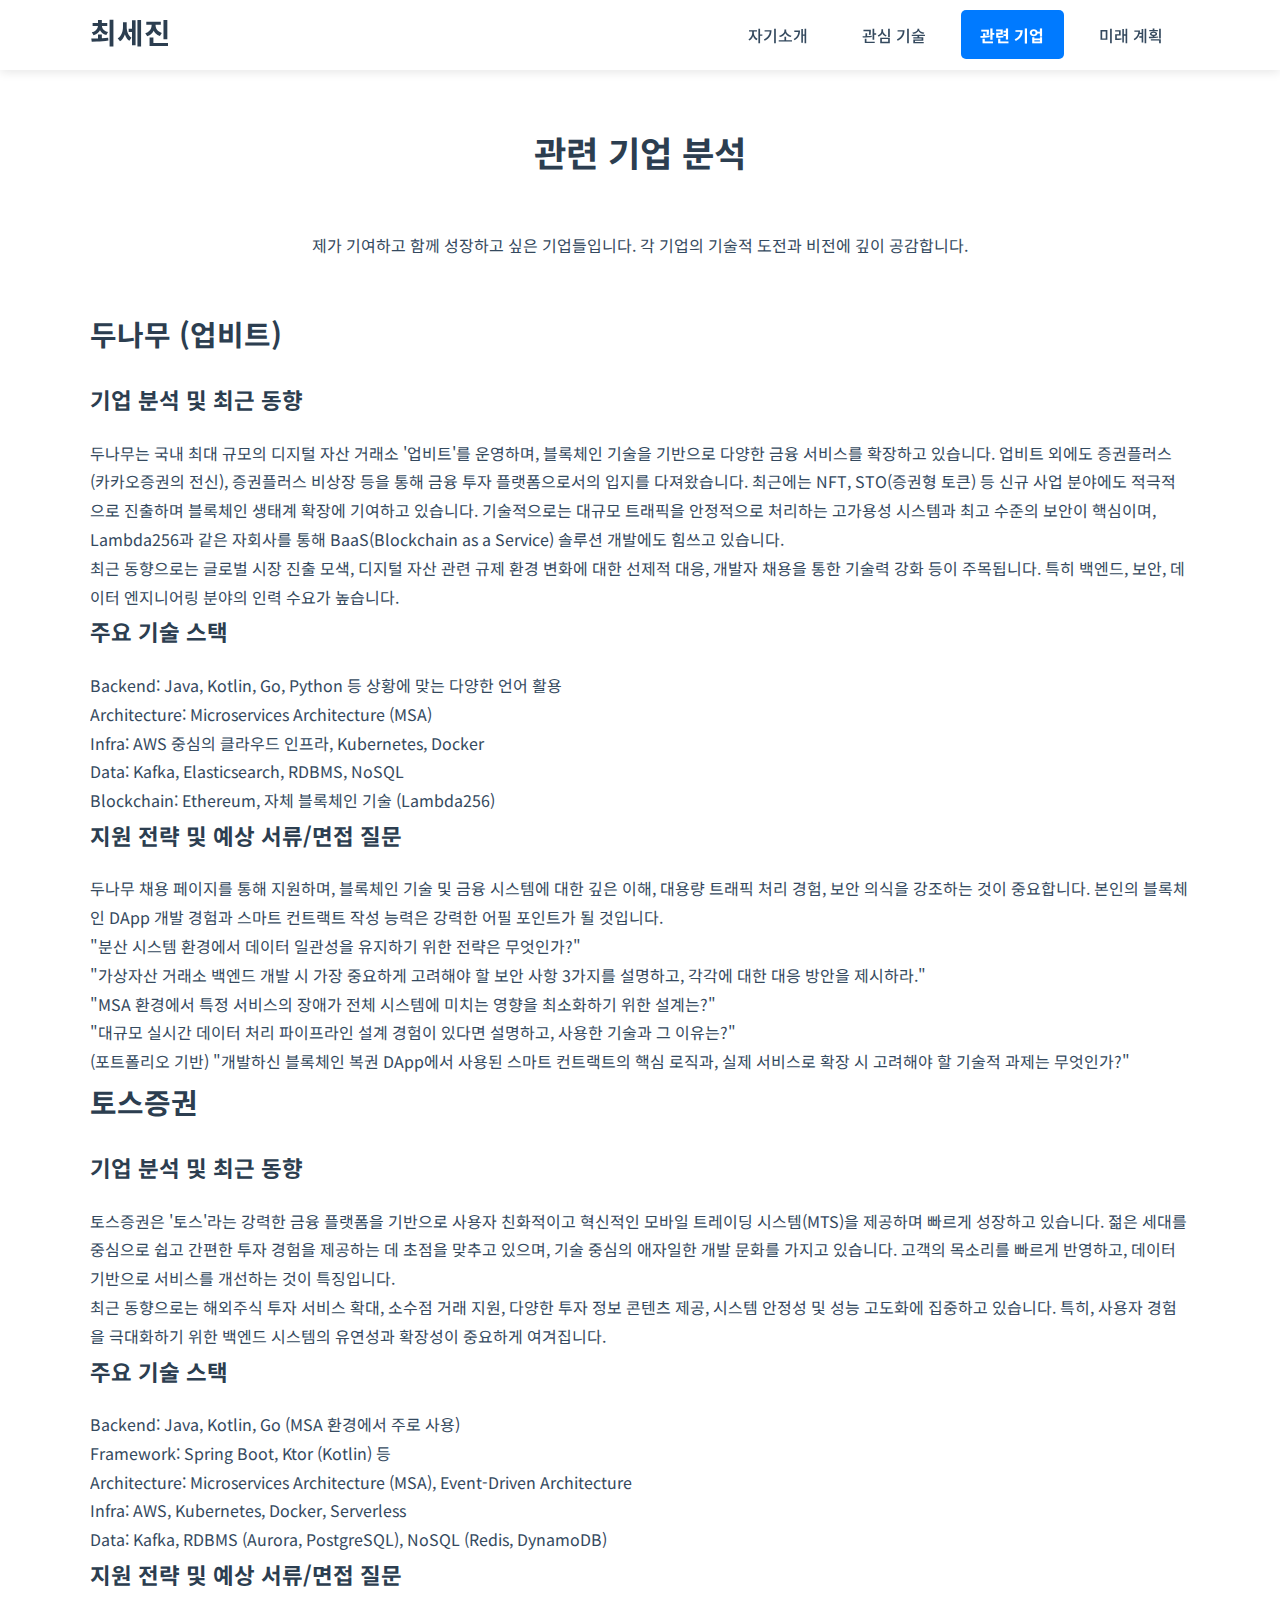
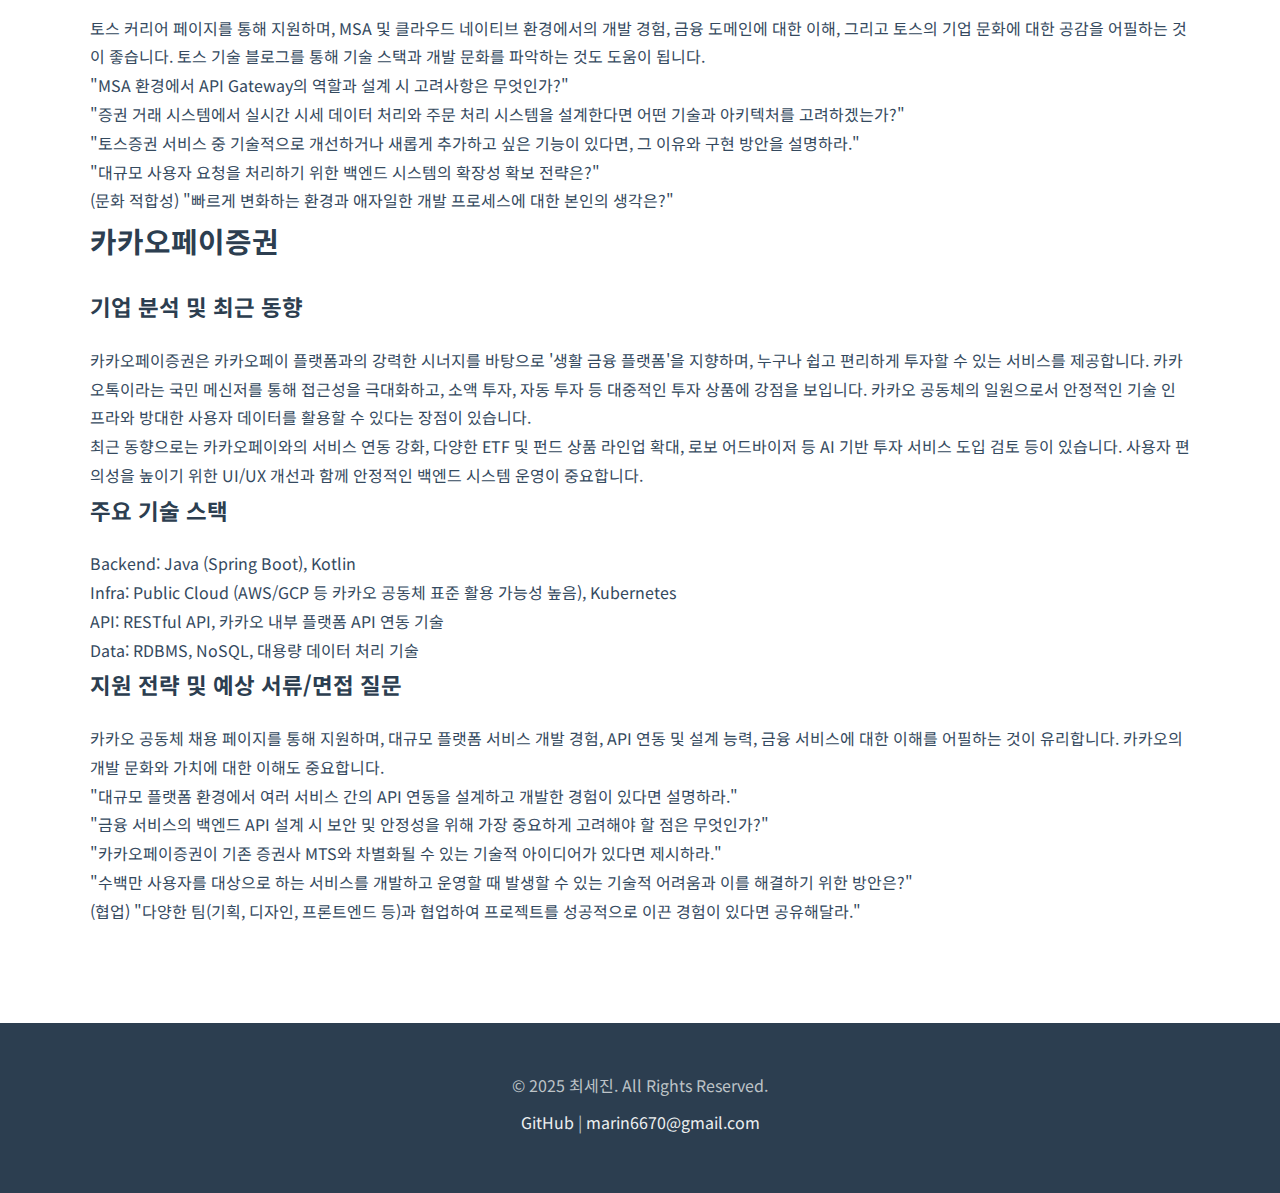
<file: companies.html>
<!DOCTYPE html>
<html lang="ko">
<head>
    <meta charset="UTF-8">
    <meta name="viewport" content="width=device-width, initial-scale=1.0">
    <title>최세진 - 백엔드 개발자 포트폴리오 | 관련 기업</title>
    <link rel="stylesheet" href="css/style.css">
    <link href="https://fonts.googleapis.com/css2?family=Noto+Sans+KR:wght@300;400;500;700&display=swap" rel="stylesheet">
</head>
<body>
    <nav id="navbar">
        <div class="container">
            <h1 class="logo"><a href="index.html">최세진</a></h1>
            <ul id="nav-links">
                <li><a href="index.html">자기소개</a></li>
                <li><a href="tech.html">관심 기술</a></li>
                <li><a href="companies.html">관련 기업</a></li>
                <li><a href="future.html">미래 계획</a></li>
            </ul>
            <button id="menu-toggle">☰</button>
        </div>
    </nav>

    <main>
        <section class="section content-section">
            <div class="container">
                <h2 class="section-title">관련 기업 분석</h2>
                <p style="text-align:center; margin-bottom:3rem;">제가 기여하고 함께 성장하고 싶은 기업들입니다. 각 기업의 기술적 도전과 비전에 깊이 공감합니다.</p>

                <article class="company-analysis">
                    <h3>두나무 (업비트)</h3>
                    <div class="company-section">
                        <h4>기업 분석 및 최근 동향</h4>
                        <p>두나무는 국내 최대 규모의 디지털 자산 거래소 '업비트'를 운영하며, 블록체인 기술을 기반으로 다양한 금융 서비스를 확장하고 있습니다. 업비트 외에도 증권플러스(카카오증권의 전신), 증권플러스 비상장 등을 통해 금융 투자 플랫폼으로서의 입지를 다져왔습니다. 최근에는 NFT, STO(증권형 토큰) 등 신규 사업 분야에도 적극적으로 진출하며 블록체인 생태계 확장에 기여하고 있습니다. 기술적으로는 대규모 트래픽을 안정적으로 처리하는 고가용성 시스템과 최고 수준의 보안이 핵심이며, Lambda256과 같은 자회사를 통해 BaaS(Blockchain as a Service) 솔루션 개발에도 힘쓰고 있습니다.</p>
                        <p>최근 동향으로는 글로벌 시장 진출 모색, 디지털 자산 관련 규제 환경 변화에 대한 선제적 대응, 개발자 채용을 통한 기술력 강화 등이 주목됩니다. 특히 백엔드, 보안, 데이터 엔지니어링 분야의 인력 수요가 높습니다.</p>
                    </div>
                    <div class="company-section">
                        <h4>주요 기술 스택</h4>
                        <ul>
                            <li>Backend: Java, Kotlin, Go, Python 등 상황에 맞는 다양한 언어 활용</li>
                            <li>Architecture: Microservices Architecture (MSA)</li>
                            <li>Infra: AWS 중심의 클라우드 인프라, Kubernetes, Docker</li>
                            <li>Data: Kafka, Elasticsearch, RDBMS, NoSQL</li>
                            <li>Blockchain: Ethereum, 자체 블록체인 기술 (Lambda256)</li>
                        </ul>
                    </div>
                    <div class="company-section">
                        <h4>지원 전략 및 예상 서류/면접 질문</h4>
                        <p>두나무 채용 페이지를 통해 지원하며, 블록체인 기술 및 금융 시스템에 대한 깊은 이해, 대용량 트래픽 처리 경험, 보안 의식을 강조하는 것이 중요합니다. 본인의 블록체인 DApp 개발 경험과 스마트 컨트랙트 작성 능력은 강력한 어필 포인트가 될 것입니다.</p>
                        <ul>
                            <li>"분산 시스템 환경에서 데이터 일관성을 유지하기 위한 전략은 무엇인가?"</li>
                            <li>"가상자산 거래소 백엔드 개발 시 가장 중요하게 고려해야 할 보안 사항 3가지를 설명하고, 각각에 대한 대응 방안을 제시하라."</li>
                            <li>"MSA 환경에서 특정 서비스의 장애가 전체 시스템에 미치는 영향을 최소화하기 위한 설계는?"</li>
                            <li>"대규모 실시간 데이터 처리 파이프라인 설계 경험이 있다면 설명하고, 사용한 기술과 그 이유는?"</li>
                            <li>(포트폴리오 기반) "개발하신 블록체인 복권 DApp에서 사용된 스마트 컨트랙트의 핵심 로직과, 실제 서비스로 확장 시 고려해야 할 기술적 과제는 무엇인가?"</li>
                        </ul>
                    </div>
                </article>

                <article class="company-analysis">
                    <h3>토스증권</h3>
                    <div class="company-section">
                        <h4>기업 분석 및 최근 동향</h4>
                        <p>토스증권은 '토스'라는 강력한 금융 플랫폼을 기반으로 사용자 친화적이고 혁신적인 모바일 트레이딩 시스템(MTS)을 제공하며 빠르게 성장하고 있습니다. 젊은 세대를 중심으로 쉽고 간편한 투자 경험을 제공하는 데 초점을 맞추고 있으며, 기술 중심의 애자일한 개발 문화를 가지고 있습니다. 고객의 목소리를 빠르게 반영하고, 데이터 기반으로 서비스를 개선하는 것이 특징입니다.</p>
                        <p>최근 동향으로는 해외주식 투자 서비스 확대, 소수점 거래 지원, 다양한 투자 정보 콘텐츠 제공, 시스템 안정성 및 성능 고도화에 집중하고 있습니다. 특히, 사용자 경험을 극대화하기 위한 백엔드 시스템의 유연성과 확장성이 중요하게 여겨집니다.</p>
                    </div>
                     <div class="company-section">
                        <h4>주요 기술 스택</h4>
                        <ul>
                            <li>Backend: Java, Kotlin, Go (MSA 환경에서 주로 사용)</li>
                            <li>Framework: Spring Boot, Ktor (Kotlin) 등</li>
                            <li>Architecture: Microservices Architecture (MSA), Event-Driven Architecture</li>
                            <li>Infra: AWS, Kubernetes, Docker, Serverless</li>
                            <li>Data: Kafka, RDBMS (Aurora, PostgreSQL), NoSQL (Redis, DynamoDB)</li>
                        </ul>
                    </div>
                    <div class="company-section">
                        <h4>지원 전략 및 예상 서류/면접 질문</h4>
                        <p>토스 커리어 페이지를 통해 지원하며, MSA 및 클라우드 네이티브 환경에서의 개발 경험, 금융 도메인에 대한 이해, 그리고 토스의 기업 문화에 대한 공감을 어필하는 것이 좋습니다. 토스 기술 블로그를 통해 기술 스택과 개발 문화를 파악하는 것도 도움이 됩니다.</p>
                        <ul>
                            <li>"MSA 환경에서 API Gateway의 역할과 설계 시 고려사항은 무엇인가?"</li>
                            <li>"증권 거래 시스템에서 실시간 시세 데이터 처리와 주문 처리 시스템을 설계한다면 어떤 기술과 아키텍처를 고려하겠는가?"</li>
                            <li>"토스증권 서비스 중 기술적으로 개선하거나 새롭게 추가하고 싶은 기능이 있다면, 그 이유와 구현 방안을 설명하라."</li>
                            <li>"대규모 사용자 요청을 처리하기 위한 백엔드 시스템의 확장성 확보 전략은?"</li>
                            <li>(문화 적합성) "빠르게 변화하는 환경과 애자일한 개발 프로세스에 대한 본인의 생각은?"</li>
                        </ul>
                    </div>
                </article>

                <article class="company-analysis">
                    <h3>카카오페이증권</h3>
                    <div class="company-section">
                        <h4>기업 분석 및 최근 동향</h4>
                        <p>카카오페이증권은 카카오페이 플랫폼과의 강력한 시너지를 바탕으로 '생활 금융 플랫폼'을 지향하며, 누구나 쉽고 편리하게 투자할 수 있는 서비스를 제공합니다. 카카오톡이라는 국민 메신저를 통해 접근성을 극대화하고, 소액 투자, 자동 투자 등 대중적인 투자 상품에 강점을 보입니다. 카카오 공동체의 일원으로서 안정적인 기술 인프라와 방대한 사용자 데이터를 활용할 수 있다는 장점이 있습니다.</p>
                        <p>최근 동향으로는 카카오페이와의 서비스 연동 강화, 다양한 ETF 및 펀드 상품 라인업 확대, 로보 어드바이저 등 AI 기반 투자 서비스 도입 검토 등이 있습니다. 사용자 편의성을 높이기 위한 UI/UX 개선과 함께 안정적인 백엔드 시스템 운영이 중요합니다.</p>
                    </div>
                     <div class="company-section">
                        <h4>주요 기술 스택</h4>
                        <ul>
                            <li>Backend: Java (Spring Boot), Kotlin</li>
                            <li>Infra: Public Cloud (AWS/GCP 등 카카오 공동체 표준 활용 가능성 높음), Kubernetes</li>
                            <li>API: RESTful API, 카카오 내부 플랫폼 API 연동 기술</li>
                            <li>Data: RDBMS, NoSQL, 대용량 데이터 처리 기술</li>
                        </ul>
                    </div>
                    <div class="company-section">
                        <h4>지원 전략 및 예상 서류/면접 질문</h4>
                        <p>카카오 공동체 채용 페이지를 통해 지원하며, 대규모 플랫폼 서비스 개발 경험, API 연동 및 설계 능력, 금융 서비스에 대한 이해를 어필하는 것이 유리합니다. 카카오의 개발 문화와 가치에 대한 이해도 중요합니다.</p>
                        <ul>
                            <li>"대규모 플랫폼 환경에서 여러 서비스 간의 API 연동을 설계하고 개발한 경험이 있다면 설명하라."</li>
                            <li>"금융 서비스의 백엔드 API 설계 시 보안 및 안정성을 위해 가장 중요하게 고려해야 할 점은 무엇인가?"</li>
                            <li>"카카오페이증권이 기존 증권사 MTS와 차별화될 수 있는 기술적 아이디어가 있다면 제시하라."</li>
                            <li>"수백만 사용자를 대상으로 하는 서비스를 개발하고 운영할 때 발생할 수 있는 기술적 어려움과 이를 해결하기 위한 방안은?"</li>
                            <li>(협업) "다양한 팀(기획, 디자인, 프론트엔드 등)과 협업하여 프로젝트를 성공적으로 이끈 경험이 있다면 공유해달라."</li>
                        </ul>
                    </div>
                </article>
            </div>
        </section>
    </main>

    <footer>
        <div class="container">
            <p>&copy; 2025 최세진. All Rights Reserved.</p>
            <p>
                <a href="https://github.com/maria2580" target="_blank">GitHub</a> | 
                <a href="mailto:marin6670@gmail.com">marin6670@gmail.com</a>
            </p>
        </div>
    </footer>
    
    <button id="scrollTopBtn" title="맨 위로 가기">↑</button>
    <script src="js/script.js"></script>
</body>
</html>
</file>
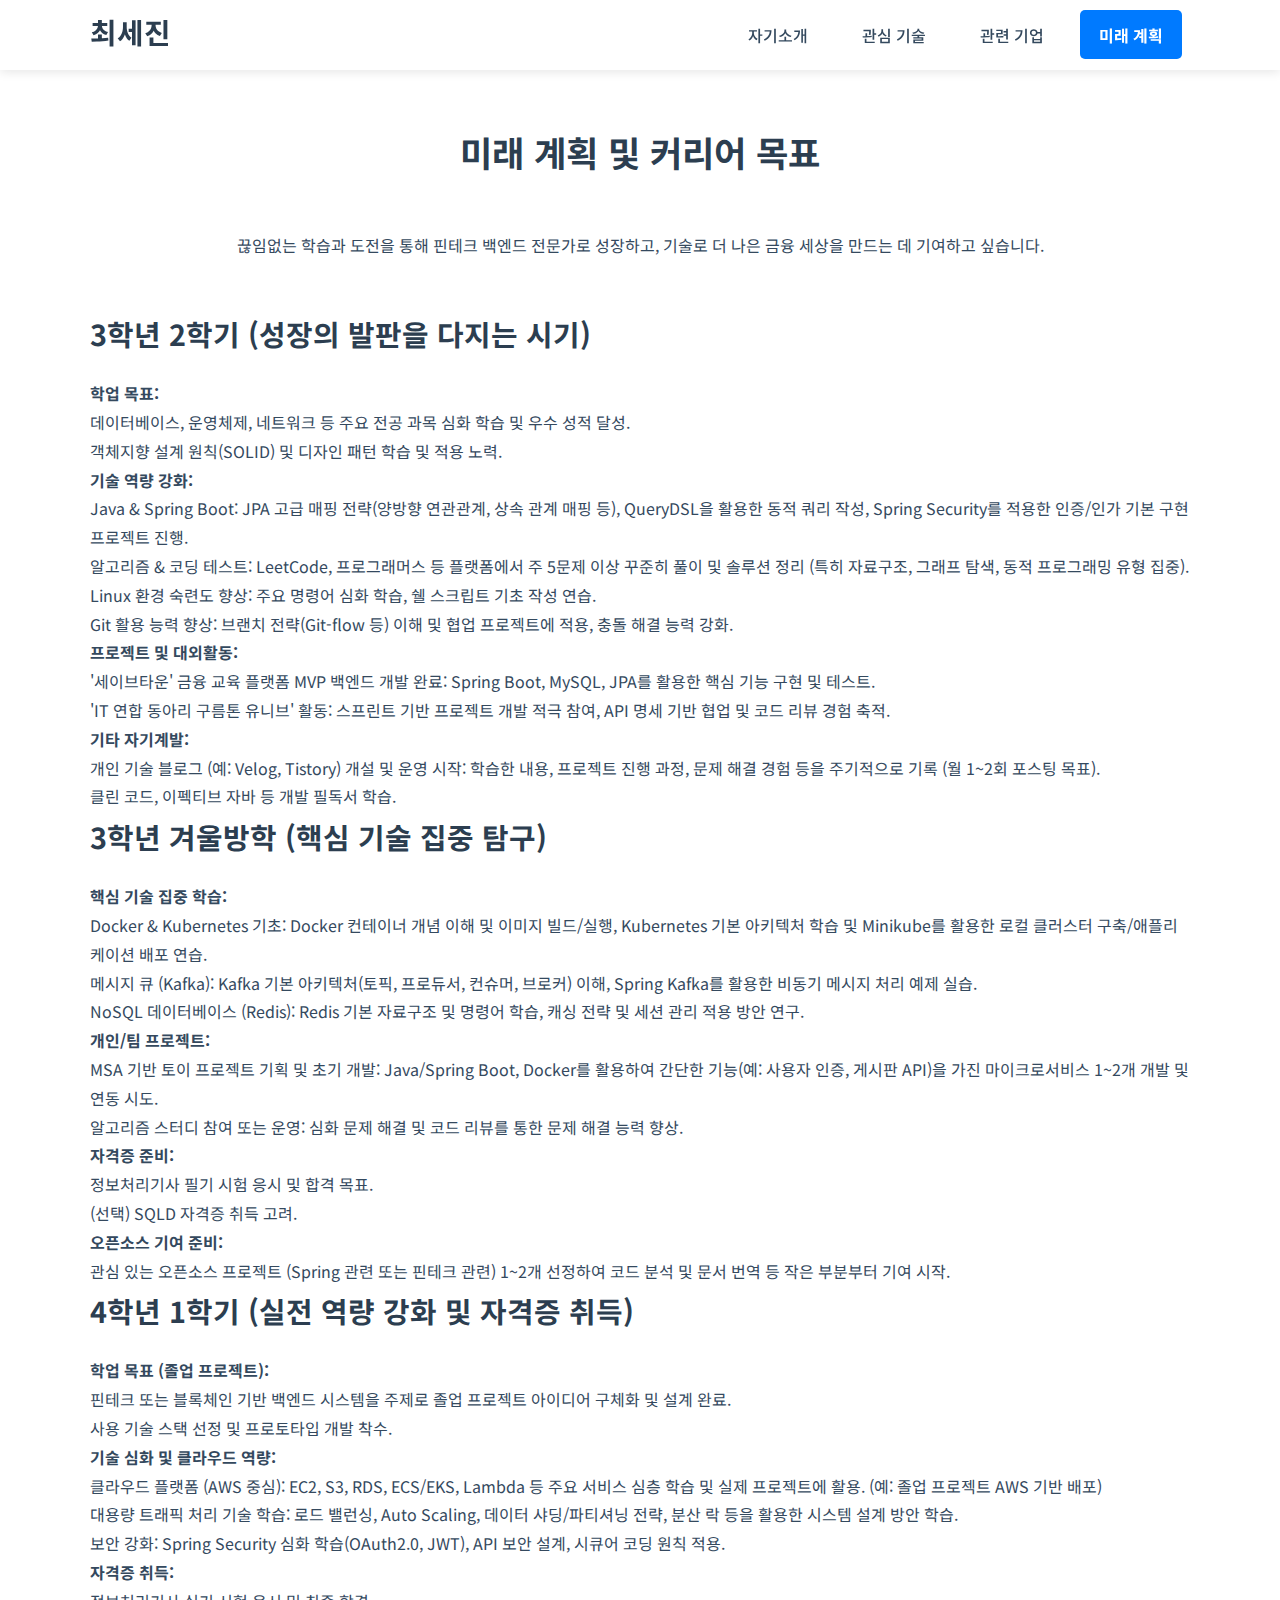
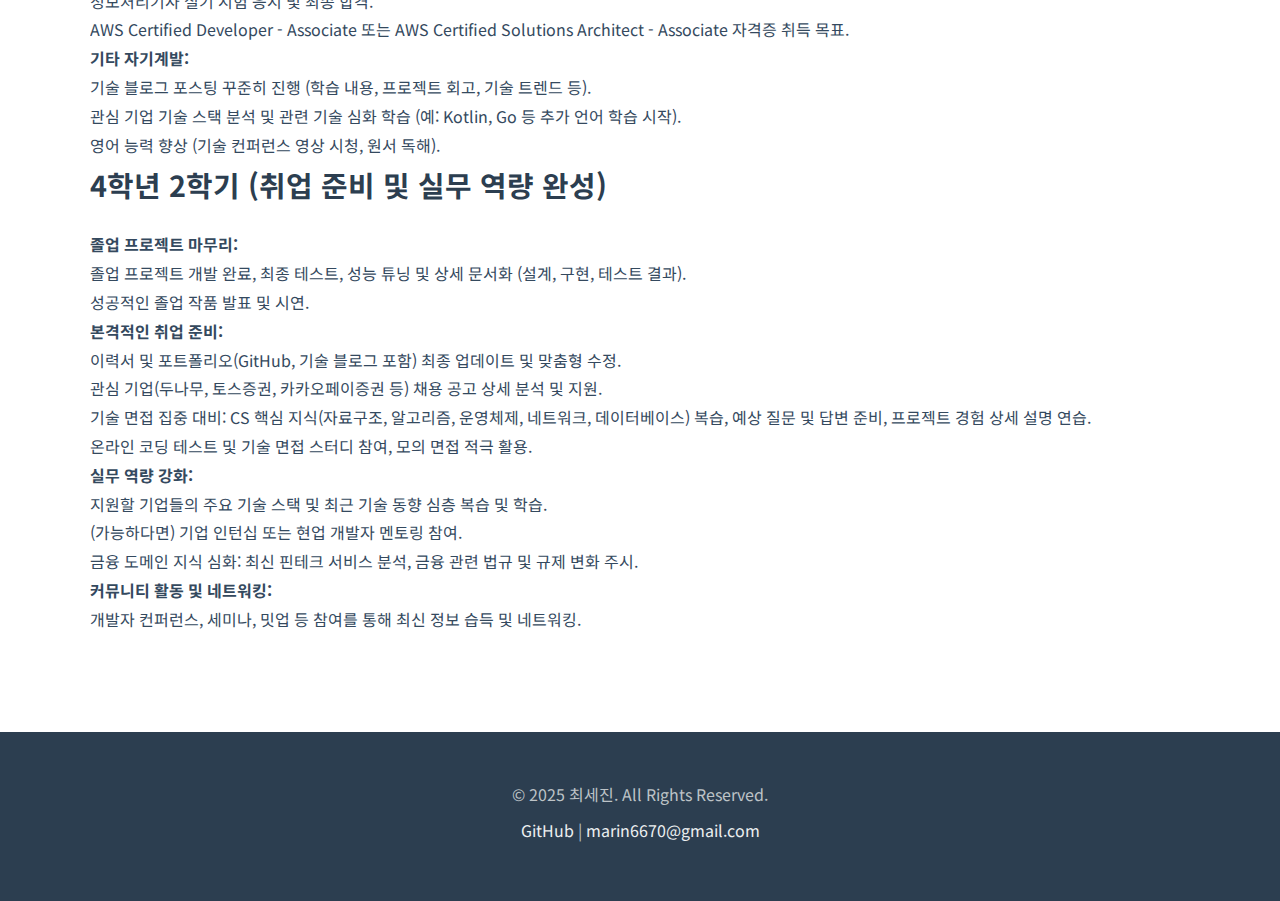
<file: future.html>
<!DOCTYPE html>
<html lang="ko">
<head>
    <meta charset="UTF-8">
    <meta name="viewport" content="width=device-width, initial-scale=1.0">
    <title>최세진 - 백엔드 개발자 포트폴리오 | 미래 계획</title>
    <link rel="stylesheet" href="css/style.css">
    <link href="https://fonts.googleapis.com/css2?family=Noto+Sans+KR:wght@300;400;500;700&display=swap" rel="stylesheet">
</head>
<body>
    <nav id="navbar">
        <div class="container">
            <h1 class="logo"><a href="index.html">최세진</a></h1>
            <ul id="nav-links">
                <li><a href="index.html">자기소개</a></li>
                <li><a href="tech.html">관심 기술</a></li>
                <li><a href="companies.html">관련 기업</a></li>
                <li><a href="future.html">미래 계획</a></li>
            </ul>
            <button id="menu-toggle">☰</button>
        </div>
    </nav>

    <main>
        <section id="future-plan" class="section content-section">
            <div class="container">
                <h2 class="section-title">미래 계획 및 커리어 목표</h2>
                <p style="text-align:center; margin-bottom:3rem;">끊임없는 학습과 도전을 통해 핀테크 백엔드 전문가로 성장하고, 기술로 더 나은 금융 세상을 만드는 데 기여하고 싶습니다.</p>

                <div class="plan-section">
                    <h3>3학년 2학기 (성장의 발판을 다지는 시기)</h3>
                    <ul>
                        <li><strong>학업 목표:</strong>
                            <ul>
                                <li>데이터베이스, 운영체제, 네트워크 등 주요 전공 과목 심화 학습 및 우수 성적 달성.</li>
                                <li>객체지향 설계 원칙(SOLID) 및 디자인 패턴 학습 및 적용 노력.</li>
                            </ul>
                        </li>
                        <li><strong>기술 역량 강화:</strong>
                            <ul>
                                <li>Java & Spring Boot: JPA 고급 매핑 전략(양방향 연관관계, 상속 관계 매핑 등), QueryDSL을 활용한 동적 쿼리 작성, Spring Security를 적용한 인증/인가 기본 구현 프로젝트 진행.</li>
                                <li>알고리즘 & 코딩 테스트: LeetCode, 프로그래머스 등 플랫폼에서 주 5문제 이상 꾸준히 풀이 및 솔루션 정리 (특히 자료구조, 그래프 탐색, 동적 프로그래밍 유형 집중).</li>
                                <li>Linux 환경 숙련도 향상: 주요 명령어 심화 학습, 쉘 스크립트 기초 작성 연습.</li>
                                <li>Git 활용 능력 향상: 브랜치 전략(Git-flow 등) 이해 및 협업 프로젝트에 적용, 충돌 해결 능력 강화.</li>
                            </ul>
                        </li>
                        <li><strong>프로젝트 및 대외활동:</strong>
                            <ul>
                                <li>'세이브타운' 금융 교육 플랫폼 MVP 백엔드 개발 완료: Spring Boot, MySQL, JPA를 활용한 핵심 기능 구현 및 테스트.</li>
                                <li>'IT 연합 동아리 구름톤 유니브' 활동: 스프린트 기반 프로젝트 개발 적극 참여, API 명세 기반 협업 및 코드 리뷰 경험 축적.</li>
                            </ul>
                        </li>
                        <li><strong>기타 자기계발:</strong>
                            <ul>
                                <li>개인 기술 블로그 (예: Velog, Tistory) 개설 및 운영 시작: 학습한 내용, 프로젝트 진행 과정, 문제 해결 경험 등을 주기적으로 기록 (월 1~2회 포스팅 목표).</li>
                                <li>클린 코드, 이펙티브 자바 등 개발 필독서 학습.</li>
                            </ul>
                        </li>
                    </ul>
                </div>

                <div class="plan-section">
                    <h3>3학년 겨울방학 (핵심 기술 집중 탐구)</h3>
                    <ul>
                        <li><strong>핵심 기술 집중 학습:</strong>
                            <ul>
                                <li>Docker & Kubernetes 기초: Docker 컨테이너 개념 이해 및 이미지 빌드/실행, Kubernetes 기본 아키텍처 학습 및 Minikube를 활용한 로컬 클러스터 구축/애플리케이션 배포 연습.</li>
                                <li>메시지 큐 (Kafka): Kafka 기본 아키텍처(토픽, 프로듀서, 컨슈머, 브로커) 이해, Spring Kafka를 활용한 비동기 메시지 처리 예제 실습.</li>
                                <li>NoSQL 데이터베이스 (Redis): Redis 기본 자료구조 및 명령어 학습, 캐싱 전략 및 세션 관리 적용 방안 연구.</li>
                            </ul>
                        </li>
                        <li><strong>개인/팀 프로젝트:</strong>
                            <ul>
                                <li>MSA 기반 토이 프로젝트 기획 및 초기 개발: Java/Spring Boot, Docker를 활용하여 간단한 기능(예: 사용자 인증, 게시판 API)을 가진 마이크로서비스 1~2개 개발 및 연동 시도.</li>
                                <li>알고리즘 스터디 참여 또는 운영: 심화 문제 해결 및 코드 리뷰를 통한 문제 해결 능력 향상.</li>
                            </ul>
                        </li>
                        <li><strong>자격증 준비:</strong>
                            <ul>
                                <li>정보처리기사 필기 시험 응시 및 합격 목표.</li>
                                <li>(선택) SQLD 자격증 취득 고려.</li>
                            </ul>
                        </li>
                        <li><strong>오픈소스 기여 준비:</strong>
                            <ul>
                                <li>관심 있는 오픈소스 프로젝트 (Spring 관련 또는 핀테크 관련) 1~2개 선정하여 코드 분석 및 문서 번역 등 작은 부분부터 기여 시작.</li>
                            </ul>
                        </li>
                    </ul>
                </div>

                <div class="plan-section">
                    <h3>4학년 1학기 (실전 역량 강화 및 자격증 취득)</h3>
                    <ul>
                        <li><strong>학업 목표 (졸업 프로젝트):</strong>
                            <ul>
                                <li>핀테크 또는 블록체인 기반 백엔드 시스템을 주제로 졸업 프로젝트 아이디어 구체화 및 설계 완료.</li>
                                <li>사용 기술 스택 선정 및 프로토타입 개발 착수.</li>
                            </ul>
                        </li>
                        <li><strong>기술 심화 및 클라우드 역량:</strong>
                            <ul>
                                <li>클라우드 플랫폼 (AWS 중심): EC2, S3, RDS, ECS/EKS, Lambda 등 주요 서비스 심층 학습 및 실제 프로젝트에 활용. (예: 졸업 프로젝트 AWS 기반 배포)</li>
                                <li>대용량 트래픽 처리 기술 학습: 로드 밸런싱, Auto Scaling, 데이터 샤딩/파티셔닝 전략, 분산 락 등을 활용한 시스템 설계 방안 학습.</li>
                                <li>보안 강화: Spring Security 심화 학습(OAuth2.0, JWT), API 보안 설계, 시큐어 코딩 원칙 적용.</li>
                            </ul>
                        </li>
                        <li><strong>자격증 취득:</strong>
                            <ul>
                                <li>정보처리기사 실기 시험 응시 및 최종 합격.</li>
                                <li>AWS Certified Developer - Associate 또는 AWS Certified Solutions Architect - Associate 자격증 취득 목표.</li>
                            </ul>
                        </li>
                        <li><strong>기타 자기계발:</strong>
                            <ul>
                                <li>기술 블로그 포스팅 꾸준히 진행 (학습 내용, 프로젝트 회고, 기술 트렌드 등).</li>
                                <li>관심 기업 기술 스택 분석 및 관련 기술 심화 학습 (예: Kotlin, Go 등 추가 언어 학습 시작).</li>
                                <li>영어 능력 향상 (기술 컨퍼런스 영상 시청, 원서 독해).</li>
                            </ul>
                        </li>
                    </ul>
                </div>

                <div class="plan-section">
                    <h3>4학년 2학기 (취업 준비 및 실무 역량 완성)</h3>
                    <ul>
                        <li><strong>졸업 프로젝트 마무리:</strong>
                            <ul>
                                <li>졸업 프로젝트 개발 완료, 최종 테스트, 성능 튜닝 및 상세 문서화 (설계, 구현, 테스트 결과).</li>
                                <li>성공적인 졸업 작품 발표 및 시연.</li>
                            </ul>
                        </li>
                        <li><strong>본격적인 취업 준비:</strong>
                            <ul>
                                <li>이력서 및 포트폴리오(GitHub, 기술 블로그 포함) 최종 업데이트 및 맞춤형 수정.</li>
                                <li>관심 기업(두나무, 토스증권, 카카오페이증권 등) 채용 공고 상세 분석 및 지원.</li>
                                <li>기술 면접 집중 대비: CS 핵심 지식(자료구조, 알고리즘, 운영체제, 네트워크, 데이터베이스) 복습, 예상 질문 및 답변 준비, 프로젝트 경험 상세 설명 연습.</li>
                                <li>온라인 코딩 테스트 및 기술 면접 스터디 참여, 모의 면접 적극 활용.</li>
                            </ul>
                        </li>
                        <li><strong>실무 역량 강화:</strong>
                            <ul>
                                <li>지원할 기업들의 주요 기술 스택 및 최근 기술 동향 심층 복습 및 학습.</li>
                                <li>(가능하다면) 기업 인턴십 또는 현업 개발자 멘토링 참여.</li>
                                <li>금융 도메인 지식 심화: 최신 핀테크 서비스 분석, 금융 관련 법규 및 규제 변화 주시.</li>
                            </ul>
                        </li>
                        <li><strong>커뮤니티 활동 및 네트워킹:</strong>
                            <ul>
                                <li>개발자 컨퍼런스, 세미나, 밋업 등 참여를 통해 최신 정보 습득 및 네트워킹.</li>
                            </ul>
                        </li>
                    </ul>
                </div>
            </div>
        </section>
    </main>

    <footer>
        <div class="container">
            <p>&copy; 2025 최세진. All Rights Reserved.</p>
            <p>
                <a href="https://github.com/maria2580" target="_blank">GitHub</a> | 
                <a href="mailto:marin6670@gmail.com">marin6670@gmail.com</a>
            </p>
        </div>
    </footer>
    
    <button id="scrollTopBtn" title="맨 위로 가기">↑</button>
    <script src="js/script.js"></script>
</body>
</html>
</file>
<file: css/style.css>
/* 기본 스타일 */
:root {
    --primary-color: #007AFF; /* 핀테크 느낌의 신뢰감 있는 파란색 계열 */
    --secondary-color: #0056b3;
    --light-color: #f8f9fa;
    --dark-color: #2c3e50; /* 이전보다 조금 더 부드러운 다크 컬러 */
    --text-color: #34495e;
    --font-family: 'Noto Sans KR', sans-serif;
    --section-padding: 50px 0;
    --container-width: 90%;
    --max-container-width: 1100px;
    --nav-height: 70px;
}

* {
    margin: 0;
    padding: 0;
    box-sizing: border-box;
}

body {
    font-family: var(--font-family);
    line-height: 1.8;
    color: var(--text-color);
    background-color: #fff;
    padding-top: var(--nav-height); /* 네비게이션 바 높이만큼 패딩 */
}

a {
    text-decoration: none;
    color: var(--primary-color);
}

a:hover {
    color: var(--secondary-color);
}

ul {
    list-style: none;
}

h1, h2, h3, h4 {
    font-weight: 700; /* 제목 강조 */
    margin-bottom: 1.2rem;
    color: var(--dark-color);
}

h1 { font-size: 2.8rem; }
h2 { font-size: 2.2rem; }
h3 { font-size: 1.8rem; }
h4 { font-size: 1.4rem; }


.container {
    width: var(--container-width);
    max-width: var(--max-container-width);
    margin: auto;
    overflow: hidden;
}

.section {
    padding: var(--section-padding);
}

.section-title {
    text-align: center;
    margin-bottom: 3rem;
}

.bg-light {
    background-color: var(--light-color);
    border-top: 1px solid #e7e7e7;
    border-bottom: 1px solid #e7e7e7;
}

.btn {
    display: inline-block;
    background: var(--primary-color);
    color: #fff;
    padding: 0.9rem 1.8rem;
    border: none;
    border-radius: 5px;
    cursor: pointer;
    font-size: 1rem;
    font-weight: 500;
    transition: background-color 0.3s ease, transform 0.2s ease;
}

.btn:hover {
    background: var(--secondary-color);
    color: #fff;
    transform: translateY(-2px);
}

.btn-outline {
    background: transparent;
    color: var(--primary-color);
    border: 2px solid var(--primary-color);
}
.btn-outline:hover {
    background: var(--primary-color);
    color: #fff;
}


/* 네비게이션 바 */
#navbar {
    background: #fff;
    color: var(--dark-color);
    position: fixed;
    top: 0;
    left: 0;
    width: 100%;
    height: var(--nav-height);
    z-index: 1000;
    box-shadow: 0 2px 10px rgba(0,0,0,0.1);
    display: flex;
    align-items: center;
}

#navbar .container {
    display: flex;
    justify-content: space-between;
    align-items: center;
    height: var(--nav-height);
    width: 100%; /* 컨테이너 너비 100% 사용 */
}

#navbar .logo a {
    font-size: 1.8rem;
    font-weight: 700;
    color: var(--dark-color);
}

#navbar #nav-links {
    display: flex;
}

#navbar #nav-links li a {
    padding: 0.8rem 1.2rem; /* 패딩 조정 */
    margin: 0 0.5rem; /* 마진 조정 */
    color: var(--text-color);
    font-weight: 500;
    border-radius: 5px;
    transition: color 0.3s ease, background-color 0.3s ease;
}

#navbar #nav-links li a:hover {
    color: var(--primary-color);
    background-color: #f0f0f0;
}

#navbar #nav-links li a.active {
    color: #fff;
    background-color: var(--primary-color);
    font-weight: 700;
}

#menu-toggle {
    display: none;
    background: none;
    border: none;
    font-size: 1.8rem;
    color: var(--dark-color);
    cursor: pointer;
}

/* 푸터 */
footer {
    background: var(--dark-color);
    color: #bdc3c7; /* 밝은 회색 텍스트 */
    text-align: center;
    padding: 3rem 0;
    margin-top: 3rem;
}
footer p {
    margin-bottom: 0.5rem;
}
footer a {
    color: #ecf0f1; /* 더 밝은 링크 색상 */
}
footer a:hover {
    color: var(--primary-color);
}
footer .social-links a {
    margin: 0 0.5rem;
    font-size: 1.5rem; /* 아이콘 사용 시 */
}

/* 맨 위로 가기 버튼 */
#scrollTopBtn {
    display: none;
    position: fixed;
    bottom: 30px;
    right: 30px;
    z-index: 99;
    border: none;
    outline: none;
    background-color: var(--primary-color);
    color: white;
    cursor: pointer;
    padding: 12px 15px; /* 패딩 조정 */
    border-radius: 50%;
    font-size: 1.2rem; /* 크기 조정 */
    box-shadow: 0 2px 8px rgba(0,0,0,0.2);
    transition: background-color 0.3s ease;
}

#scrollTopBtn:hover {
    background-color: var(--secondary-color);
}


/* 반응형 스타일 */
@media (max-width: 768px) {
    body {
        padding-top: 60px; /* 모바일 네비 높이 */
    }
    #navbar {
        height: 60px;
    }
    .section-title {
        font-size: 1.8rem;
    }
    h1 { font-size: 2.2rem; }
    h2 { font-size: 1.8rem; }
    h3 { font-size: 1.5rem; }

    #navbar .container {
        padding: 0 1rem; /* 모바일에서 컨테이너 패딩 */
    }

    #navbar #nav-links {
        display: none;
        flex-direction: column;
        position: absolute;
        top: 60px; /* 네비게이션 바 높이만큼 */
        left: 0;
        width: 100%;
        background: #fff;
        box-shadow: 0 5px 10px rgba(0,0,0,0.1);
        padding-bottom: 1rem;
    }
    #navbar #nav-links.active {
        display: flex;
    }
    #navbar #nav-links li {
        text-align: center;
        width: 100%;
    }
    #navbar #nav-links li a {
        display: block;
        padding: 1rem;
        margin: 0;
        border-bottom: 1px solid #f0f0f0;
    }
    #navbar #nav-links li:last-child a {
        border-bottom: none;
    }
    #navbar #nav-links li a.active { /* 모바일 active 스타일 */
        background-color: var(--primary-color);
        color: #fff;
    }
    #navbar #nav-links li a:hover { /* 모바일 hover 스타일 */
        background-color: #f0f0f0;
        color: var(--primary-color);
    }


    #menu-toggle {
        display: block;
    }

    #hero {
        min-height: calc(80vh - 60px);
    }
    #hero h1 {
        font-size: 2.5rem;
    }
    #hero .lead {
        /* 가운데 정렬 */
        text-align: center;
        font-size: 1.2rem;
        padding: 0 1rem;
    }

    .timeline::after {
        left: 10px; /* 타임라인 선 위치 조정 */
    }
    .timeline-item {
        padding-left: 35px; /* 아이콘 오른쪽으로 콘텐츠 밀기 */
    }
    .timeline-item::before {
        left: 2px; /* 아이콘 위치 조정 */
        width: 14px;
        height: 14px;
    }

    .project-grid,
    .project-grid.show-initial { /* 모바일에서는 show-initial 클래스 영향 없이 1열로 모두 보이거나, 더보기 로직 유지 */
        grid-template-columns: 1fr;
    }
    /* 모바일에서 show-initial 시 처음 몇 개만 보여줄지 결정 (예: 3개) */
    .project-grid.show-initial .project-card {
         display: none;
    }
    .project-grid.show-initial .project-card:nth-child(-n+3) { /* 모바일에선 다시 3개 */
        display: flex;
    }
    .skills-grid {
        grid-template-columns: 1fr;
    }
    .more-projects-button-container {
        margin-top: 2rem;
    }
    #toggle-projects-button {
        width: 100%; /* 모바일에서 버튼 너비 전체 사용 */
        padding: 1rem;
    }
}
/* 반응형: 화면이 작아지면 플로팅 목차 숨기기 (예: 992px 미만) */
@media (max-width: 992px) {
    .floating-toc {
        display: none; /* 또는 left: -250px; 로 화면 밖으로 밀어내기 */
        /* visibility: hidden;
        opacity: 0; */
    }
}
/* style.css */
@media (min-width: 993px) { /* 플로팅 목차가 보이는 화면 크기 */
    
    .container {
        /* 기존 margin: auto; 에서 변경 */
        margin-right: auto;
        margin-left: auto; /* 기본값 유지 또는 상황에 따라 조정 */
        /* 예시: 목차가 왼쪽에 공간을 차지하도록 하려면 */
        /* margin-left: 250px; /* 목차 너비 + 여백 */
    }
    /* 만약 body 전체에 영향을 주지 않고, index.html의 main 컨텐츠만 밀고 싶다면 */
    /* index.html의 <main> 태그에 class="with-toc-padding" 같은 것을 추가하고 아래처럼 스타일링 */
    /* main.with-toc-padding .container {
         margin-left: 250px;
    }*/
}
/* --- 반응형 부분에 추가 또는 수정 --- */
@media (max-width: 1024px) { /* 예시: 2열이 되는 시점 (기존 768px보다 큰 태블릿 등) */
    .project-grid.show-initial .project-card {
        display: none; /* 다시 모두 숨김 */
    }
    /* 2열에서 처음 2개만 보이도록 */
    .project-grid.show-initial .project-card:nth-child(-n+2) {
        display: flex;
    }
}

/* 중간 크기 화면에서 접혔을 때의 목차 전체 스타일 */
@media (max-width: 1600px) {
    .floating-toc:not(.is-open) {
        width: 50px; /* 아이콘 버튼만 들어갈 너비 */
        padding: 10px 0;
        background-color: transparent;
        backdrop-filter: none;
        box-shadow: none;
    }
    .floating-toc:not(.is-open) .toc-toggle-button {
        position: static;
        margin: 0 auto;
        background-color: rgba(0, 123, 255, 0.8);
    }

    .floating-toc.is-open {
        width: 200px;
        padding: 10px;
        background-color: rgba(248, 249, 250, 0.9);
        backdrop-filter: blur(8px);
        box-shadow: 0 4px 12px rgba(0,0,0,0.1);
    }
     .floating-toc.is-open .toc-toggle-button {
        position: absolute;
        right: 10px;
        top: 8px;
    }
}
</file>
